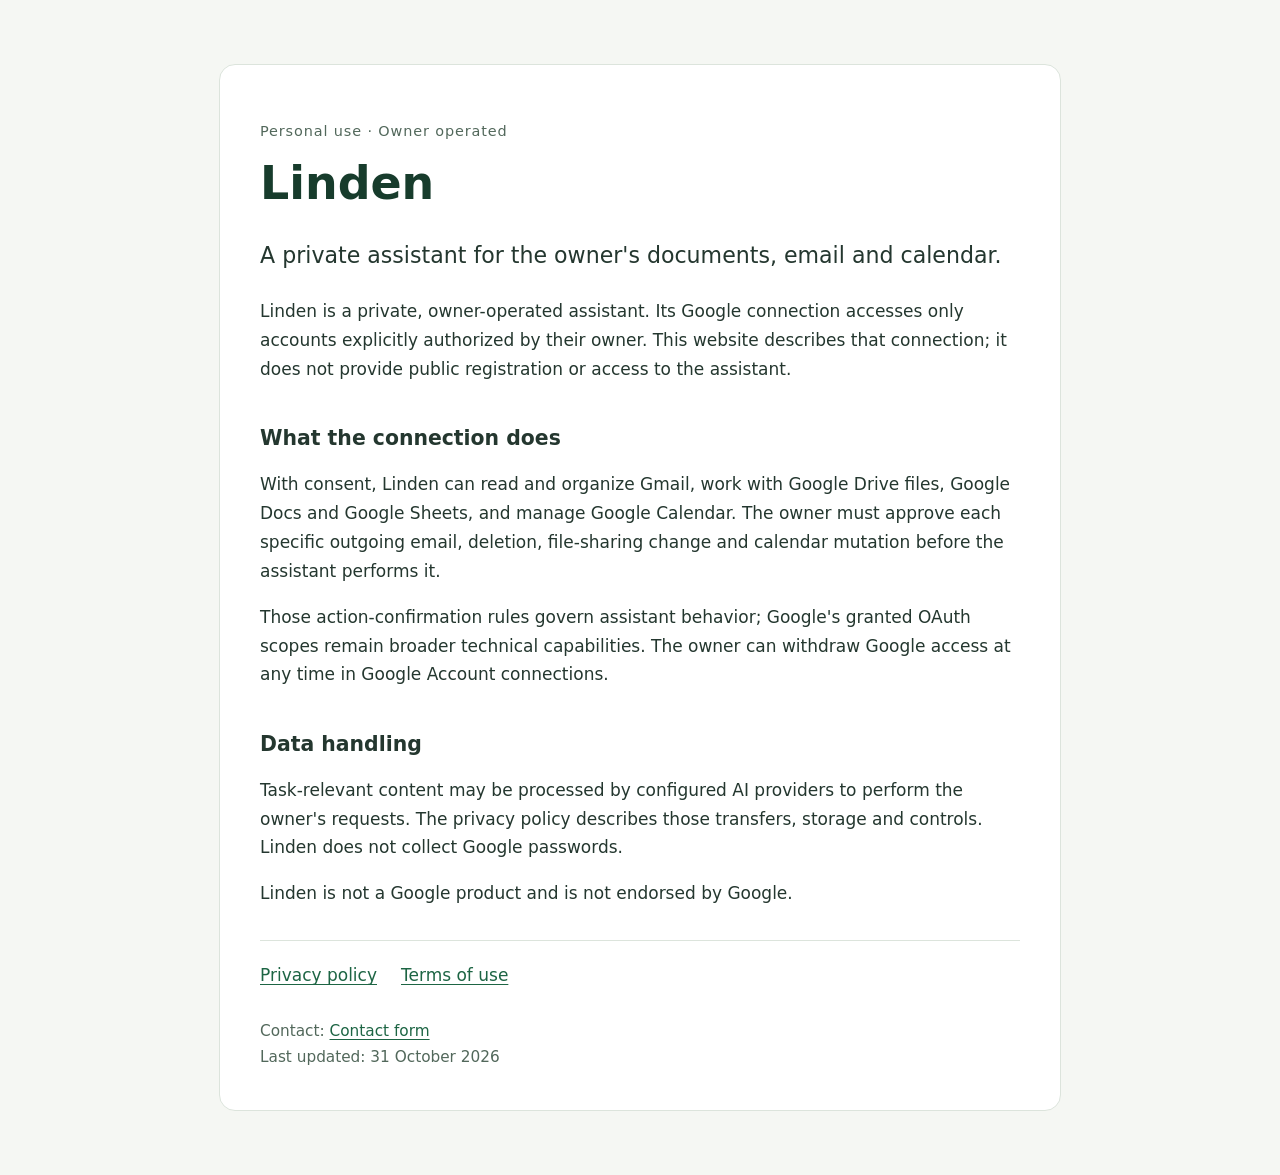
<file: index.html>
<!doctype html>
<html lang="en"><head><meta charset="utf-8"><meta name="viewport" content="width=device-width,initial-scale=1"><title>Linden — Personal assistant</title><link rel="stylesheet" href="style.css"></head>
<body><main><p class="eyebrow">Personal use · Owner operated</p><h1>Linden</h1><p class="lead">A private assistant for the owner's documents, email and calendar.</p>
<p>Linden is a private, owner-operated assistant. Its Google connection accesses only accounts explicitly authorized by their owner. This website describes that connection; it does not provide public registration or access to the assistant.</p>
<h2>What the connection does</h2><p>With consent, Linden can read and organize Gmail, work with Google Drive files, Google Docs and Google Sheets, and manage Google Calendar. The owner must approve each specific outgoing email, deletion, file-sharing change and calendar mutation before the assistant performs it.</p>
<p>Those action-confirmation rules govern assistant behavior; Google's granted OAuth scopes remain broader technical capabilities. The owner can withdraw Google access at any time in Google Account connections.</p>
<h2>Data handling</h2><p>Task-relevant content may be processed by configured AI providers to perform the owner's requests. The privacy policy describes those transfers, storage and controls. Linden does not collect Google passwords.</p>
<p>Linden is not a Google product and is not endorsed by Google.</p>
<nav><a href="privacy.html">Privacy policy</a><a href="terms.html">Terms of use</a></nav><footer>Contact: <a href="contact.html">Contact form</a><br>Last updated: 31 October 2026</footer></main></body></html>
</file>
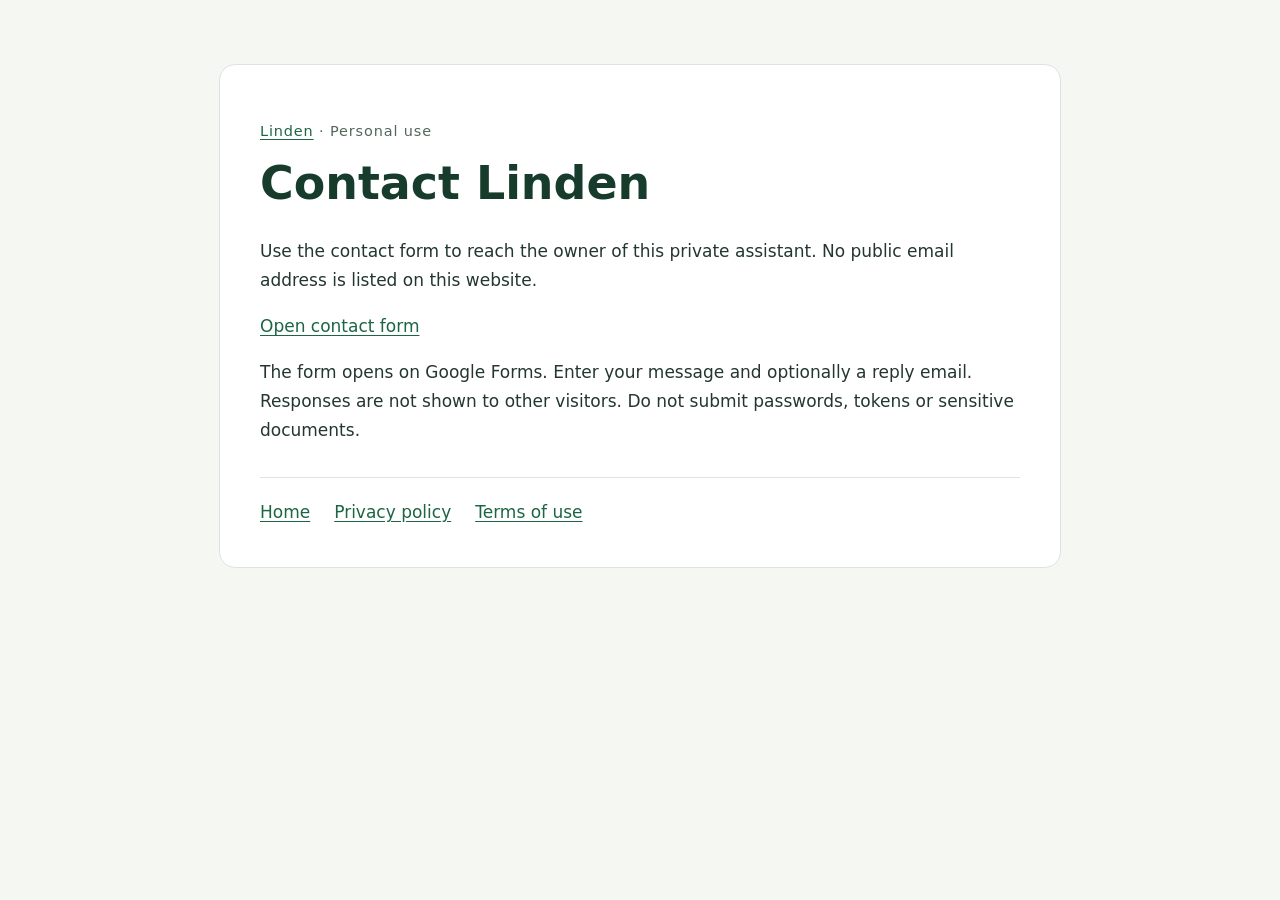
<file: contact.html>
<!doctype html>
<html lang="en"><head><meta charset="utf-8"><meta name="viewport" content="width=device-width,initial-scale=1"><title>Linden — Contact</title><link rel="stylesheet" href="style.css"></head>
<body><main><p class="eyebrow"><a href="index.html">Linden</a> · Personal use</p><h1>Contact Linden</h1>
<p>Use the contact form to reach the owner of this private assistant. No public email address is listed on this website.</p>
<p><a href="https://docs.google.com/forms/d/e/1FAIpQLSfamenNgU1dKHy3er0xGA4iAiPIFAgjK5YmuNHCuvt6MrVzww/viewform" rel="noopener noreferrer">Open contact form</a></p>
<p>The form opens on Google Forms. Enter your message and optionally a reply email. Responses are not shown to other visitors. Do not submit passwords, tokens or sensitive documents.</p>
<nav><a href="index.html">Home</a><a href="privacy.html">Privacy policy</a><a href="terms.html">Terms of use</a></nav></main></body></html>
</file>
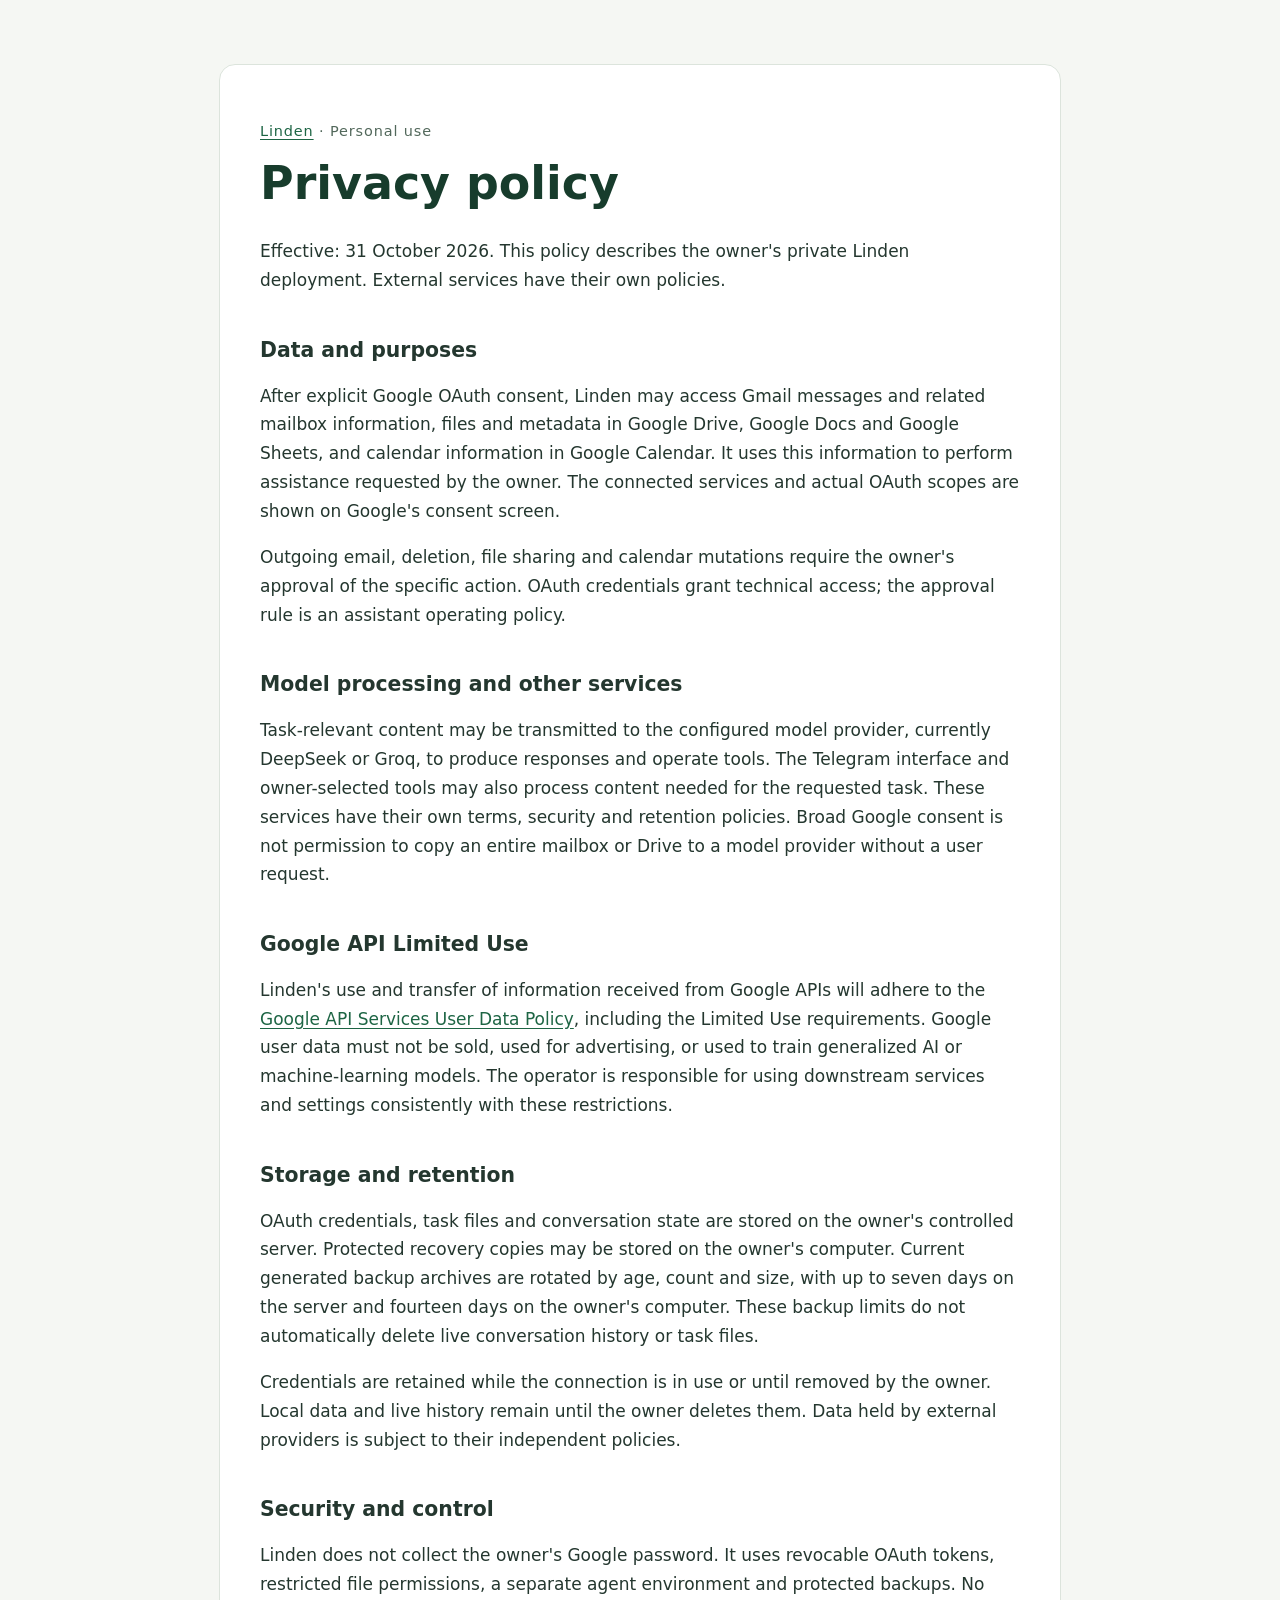
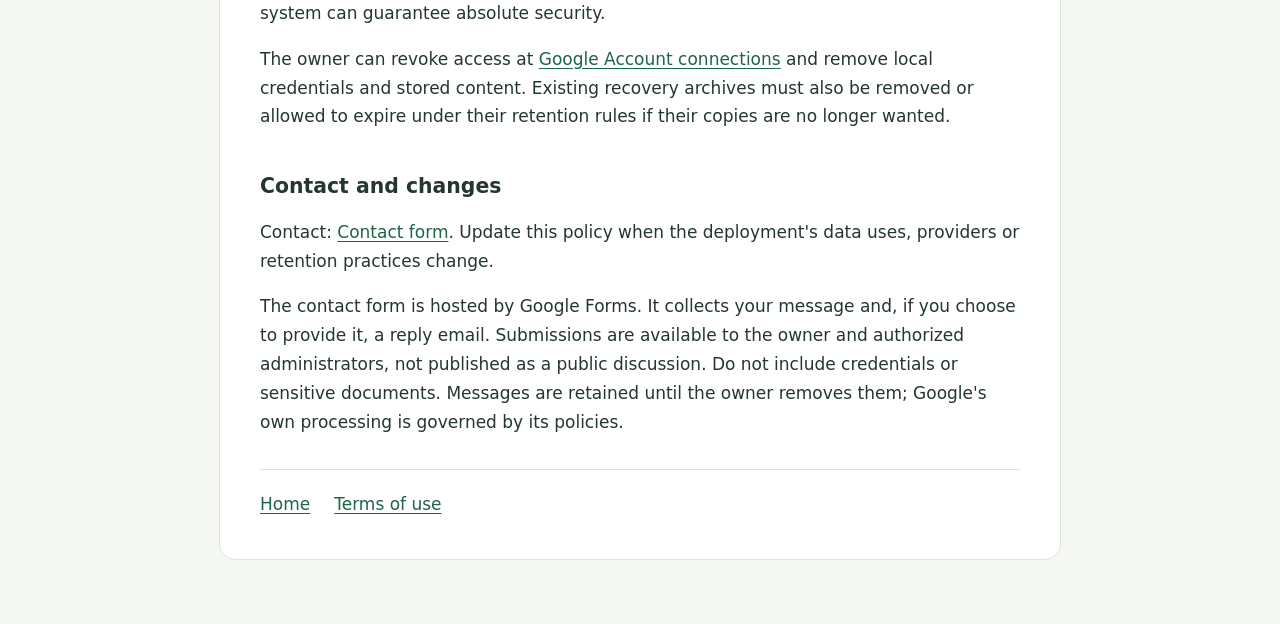
<file: privacy.html>
<!doctype html>
<html lang="en"><head><meta charset="utf-8"><meta name="viewport" content="width=device-width,initial-scale=1"><title>Linden — Privacy policy</title><link rel="stylesheet" href="style.css"></head>
<body><main><p class="eyebrow"><a href="index.html">Linden</a> · Personal use</p><h1>Privacy policy</h1><p>Effective: 31 October 2026. This policy describes the owner's private Linden deployment. External services have their own policies.</p>
<h2>Data and purposes</h2><p>After explicit Google OAuth consent, Linden may access Gmail messages and related mailbox information, files and metadata in Google Drive, Google Docs and Google Sheets, and calendar information in Google Calendar. It uses this information to perform assistance requested by the owner. The connected services and actual OAuth scopes are shown on Google's consent screen.</p>
<p>Outgoing email, deletion, file sharing and calendar mutations require the owner's approval of the specific action. OAuth credentials grant technical access; the approval rule is an assistant operating policy.</p>
<h2>Model processing and other services</h2><p>Task-relevant content may be transmitted to the configured model provider, currently DeepSeek or Groq, to produce responses and operate tools. The Telegram interface and owner-selected tools may also process content needed for the requested task. These services have their own terms, security and retention policies. Broad Google consent is not permission to copy an entire mailbox or Drive to a model provider without a user request.</p>
<h2>Google API Limited Use</h2><p>Linden's use and transfer of information received from Google APIs will adhere to the <a href="https://developers.google.com/terms/api-services-user-data-policy">Google API Services User Data Policy</a>, including the Limited Use requirements. Google user data must not be sold, used for advertising, or used to train generalized AI or machine-learning models. The operator is responsible for using downstream services and settings consistently with these restrictions.</p>
<h2>Storage and retention</h2><p>OAuth credentials, task files and conversation state are stored on the owner's controlled server. Protected recovery copies may be stored on the owner's computer. Current generated backup archives are rotated by age, count and size, with up to seven days on the server and fourteen days on the owner's computer. These backup limits do not automatically delete live conversation history or task files.</p>
<p>Credentials are retained while the connection is in use or until removed by the owner. Local data and live history remain until the owner deletes them. Data held by external providers is subject to their independent policies.</p>
<h2>Security and control</h2><p>Linden does not collect the owner's Google password. It uses revocable OAuth tokens, restricted file permissions, a separate agent environment and protected backups. No system can guarantee absolute security.</p>
<p>The owner can revoke access at <a href="https://myaccount.google.com/connections">Google Account connections</a> and remove local credentials and stored content. Existing recovery archives must also be removed or allowed to expire under their retention rules if their copies are no longer wanted.</p>
<h2>Contact and changes</h2><p>Contact: <a href="contact.html">Contact form</a>. Update this policy when the deployment's data uses, providers or retention practices change.</p>
<p>The contact form is hosted by Google Forms. It collects your message and, if you choose to provide it, a reply email. Submissions are available to the owner and authorized administrators, not published as a public discussion. Do not include credentials or sensitive documents. Messages are retained until the owner removes them; Google's own processing is governed by its policies.</p>
<nav><a href="index.html">Home</a><a href="terms.html">Terms of use</a></nav></main></body></html>
</file>
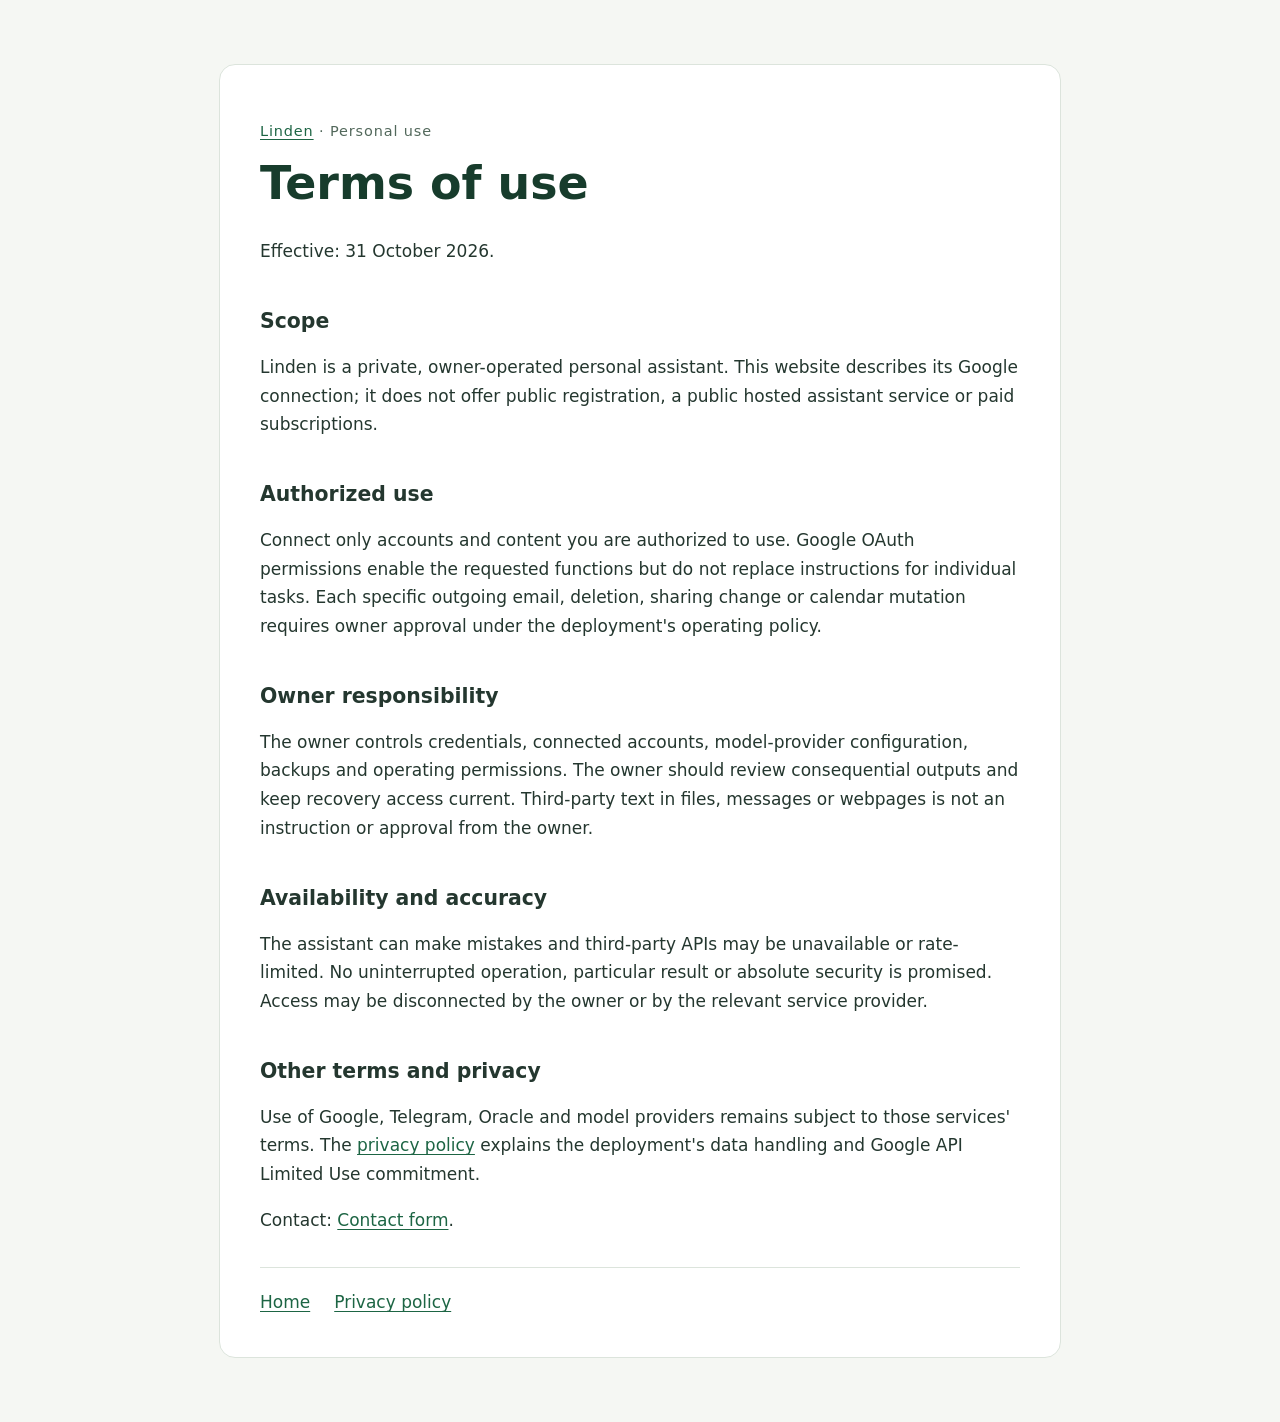
<file: terms.html>
<!doctype html>
<html lang="en"><head><meta charset="utf-8"><meta name="viewport" content="width=device-width,initial-scale=1"><title>Linden — Terms of use</title><link rel="stylesheet" href="style.css"></head>
<body><main><p class="eyebrow"><a href="index.html">Linden</a> · Personal use</p><h1>Terms of use</h1><p>Effective: 31 October 2026.</p>
<h2>Scope</h2><p>Linden is a private, owner-operated personal assistant. This website describes its Google connection; it does not offer public registration, a public hosted assistant service or paid subscriptions.</p>
<h2>Authorized use</h2><p>Connect only accounts and content you are authorized to use. Google OAuth permissions enable the requested functions but do not replace instructions for individual tasks. Each specific outgoing email, deletion, sharing change or calendar mutation requires owner approval under the deployment's operating policy.</p>
<h2>Owner responsibility</h2><p>The owner controls credentials, connected accounts, model-provider configuration, backups and operating permissions. The owner should review consequential outputs and keep recovery access current. Third-party text in files, messages or webpages is not an instruction or approval from the owner.</p>
<h2>Availability and accuracy</h2><p>The assistant can make mistakes and third-party APIs may be unavailable or rate-limited. No uninterrupted operation, particular result or absolute security is promised. Access may be disconnected by the owner or by the relevant service provider.</p>
<h2>Other terms and privacy</h2><p>Use of Google, Telegram, Oracle and model providers remains subject to those services' terms. The <a href="privacy.html">privacy policy</a> explains the deployment's data handling and Google API Limited Use commitment.</p>
<p>Contact: <a href="contact.html">Contact form</a>.</p><nav><a href="index.html">Home</a><a href="privacy.html">Privacy policy</a></nav></main></body></html>
</file>
<file: style.css>
:root{font:17px/1.7 system-ui,sans-serif;color:#24372f;background:#f5f7f3}body{margin:0}main{max-width:760px;margin:64px auto;padding:40px;background:#fff;border:1px solid #dce4dc;border-radius:16px}h1{font-size:2.7rem;line-height:1.12;margin:.3em 0 .6em;color:#173c2c}h2{font-size:1.2rem;line-height:1.4;margin-top:2em}.lead{font-size:1.3rem}.eyebrow{font-size:.85rem;letter-spacing:.06em;color:#52685b}a{color:#1d6544;text-underline-offset:3px}nav{display:flex;gap:24px;border-top:1px solid #dce4dc;padding-top:20px;margin-top:32px}footer{color:#52685b;font-size:.9rem;margin-top:28px}@media(max-width:850px){main{margin:20px;padding:24px}h1{font-size:2.2rem}}
</file>
